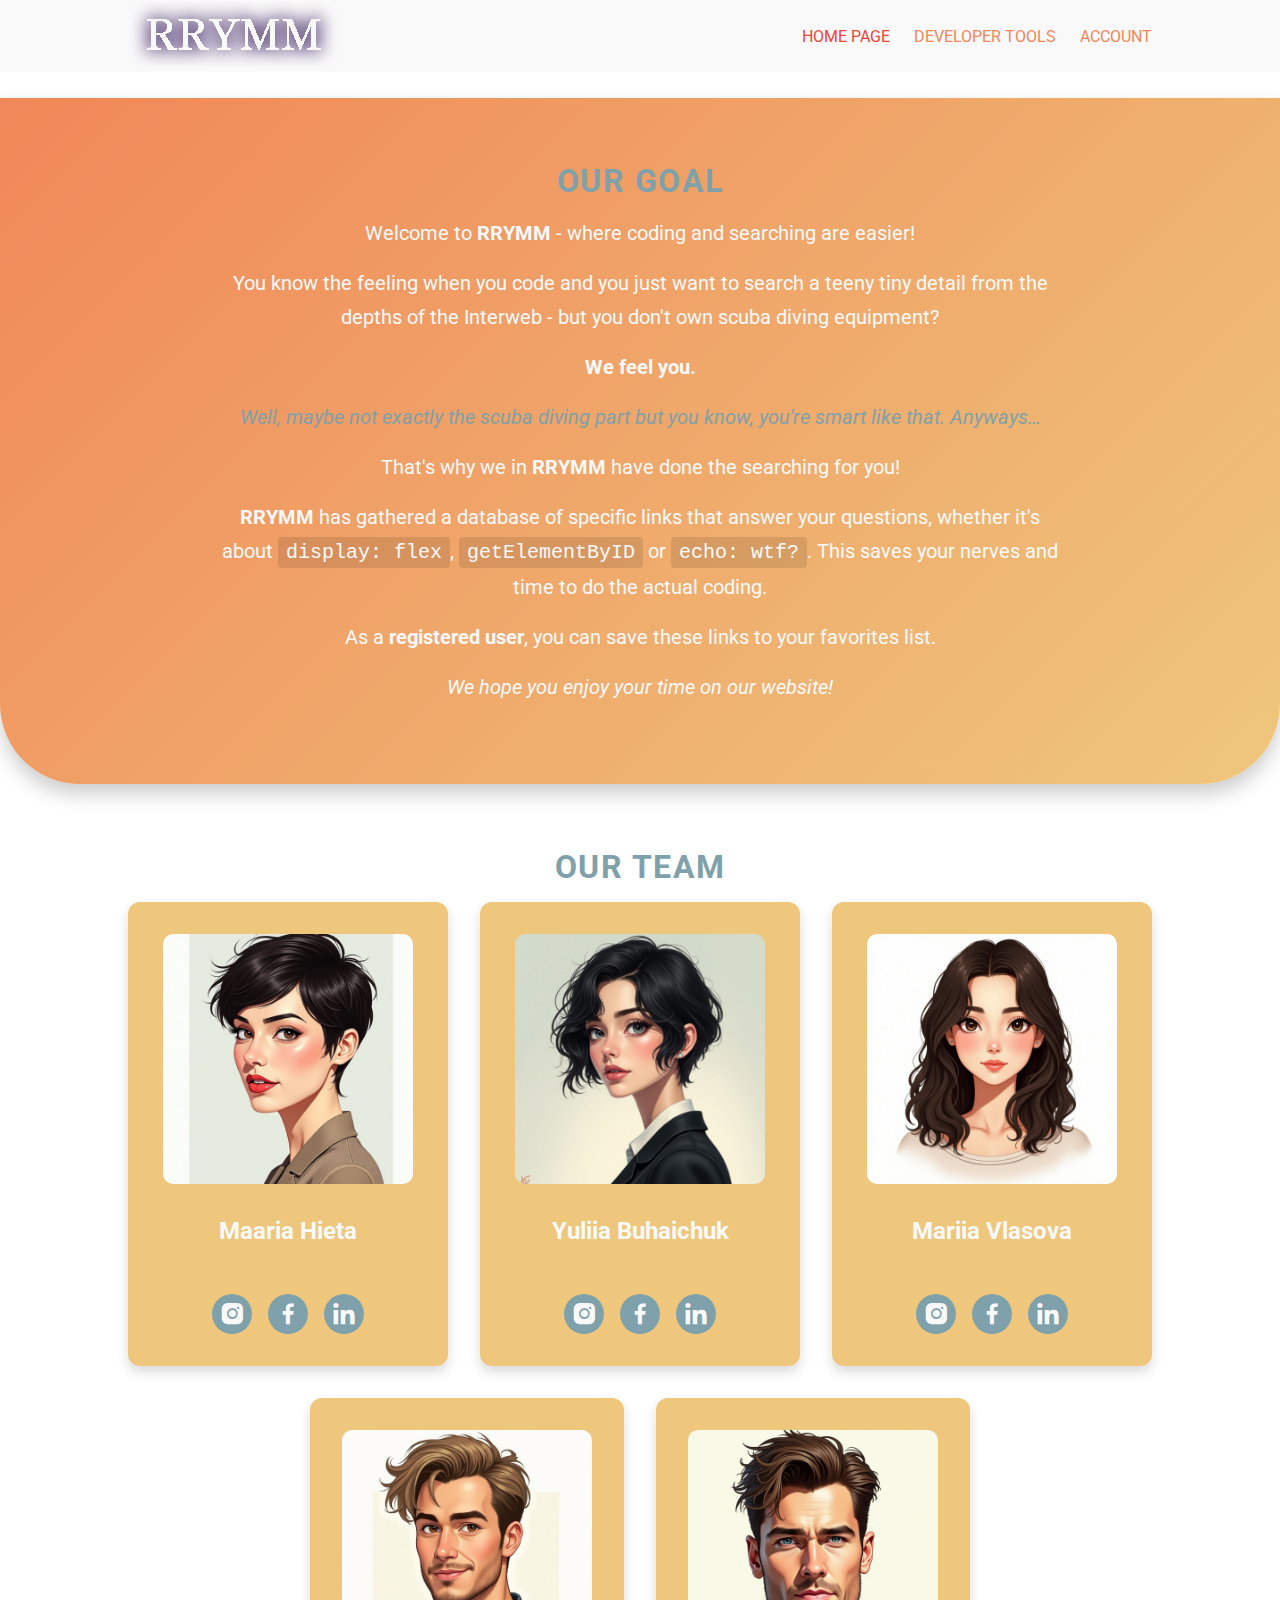
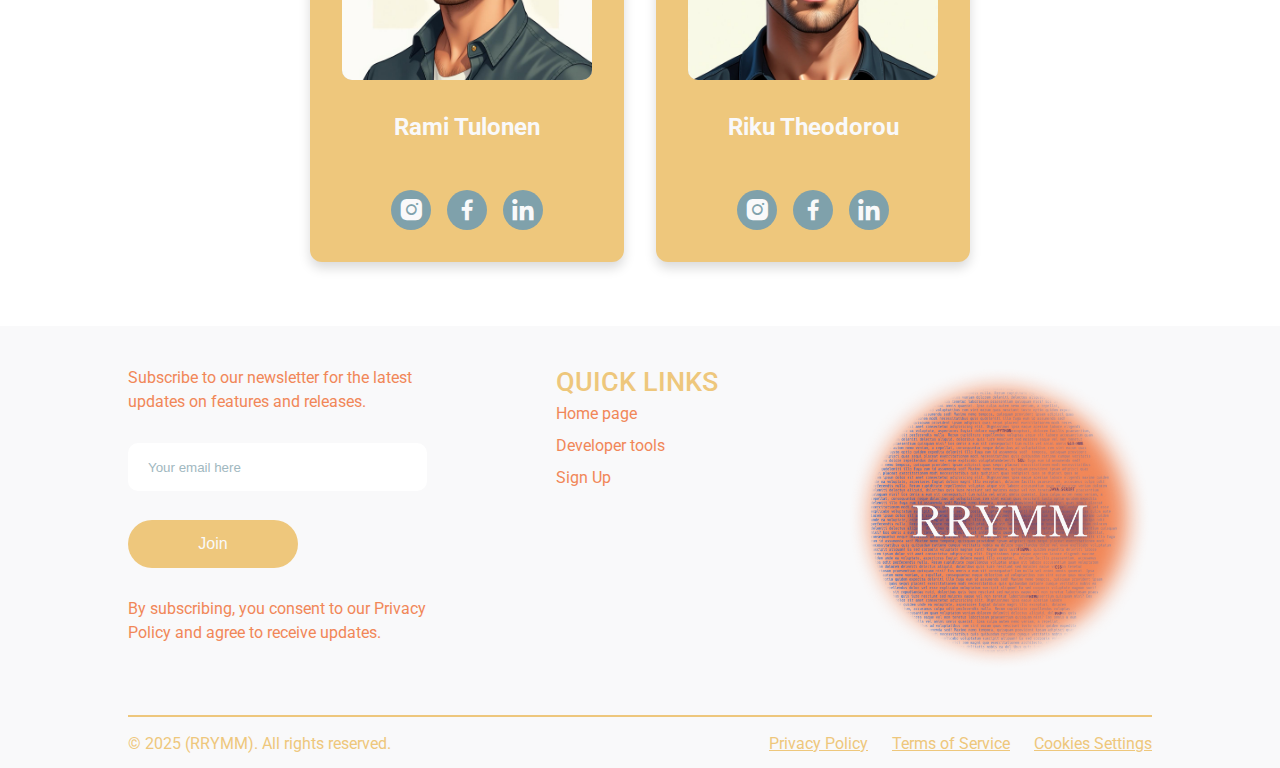
<file: index.html>
<!DOCTYPE html>
<html lang="en">

<head>
  <meta charset="UTF-8" />
  <meta name="viewport" content="width=device-width, initial-scale=1.0" />
  <title>Home page</title>
  <link rel="preconnect" href="https://fonts.googleapis.com" />
  <link rel="preconnect" href="https://fonts.gstatic.com" crossorigin />
  <link href="https://fonts.googleapis.com/css2?family=Roboto:ital,wght@0,100..900;1,100..900&display=swap"
    rel="stylesheet" />
  <link rel="stylesheet" href="./styles/style.css" />
  <link rel="stylesheet" href="https://cdn.jsdelivr.net/npm/swiper@11/swiper-bundle.min.css" />
  <link href="https://unpkg.com/boxicons@2.1.4/css/boxicons.min.css" rel="stylesheet"/>
</head>

<body>
  <div id="root">
    <!-- HEADER -->
    <!-- <header id="main-header"></header> -->
    <header class="header-wrap container">
      <div>
        <a href="index.html">
          <img src="./images/logo-header.svg" alt="logo" class="logo-svg" />
        </a>
      </div>
      <nav class="nav" id="nav">
        <button class="hamburger" id="hamburger">
          <img src="./images/hamburger-icon.svg" alt="menu" height="48" id="hamburger-icon">
        </button>
        <ul class="nav-list" id="nav-list">
          <li>
            <a href="index.html" class="active-link">Home page</a>
          </li>
          <li>
            <a href="developer-tools.html">Developer tools</a>
          </li>
          <li>
            <a href="account.html">Account</a>
          </li>
        </ul>
      </nav>
    </header>

    <!-- ABOUT US -->
    <section class="our-goal">
      <h1 class="section-title">Our Goal</h1>
      <div class="goal-content">
          <p>Welcome to <strong>RRYMM</strong> - where coding and searching are easier!</p>
          
          <p>You know the feeling when you code and you just want to search a teeny tiny detail from the depths of the Interweb - but you don't own scuba diving equipment?</p>
          
          <p><strong>We feel you.</strong></p>
          
          <p class="txt-joke">Well, maybe not exactly the scuba diving part but you know, you're smart like that. Anyways…</p>
          
          <p>That's why we in <strong>RRYMM</strong> have done the searching for you!</p>
          
          <p><strong>RRYMM</strong> has gathered a database of specific links that answer your questions, whether it's about <code>display: flex</code>, <code>getElementByID</code> or <code>echo: wtf?</code>. This saves your nerves and time to do the actual coding.</p>
          
          <p>As a <strong>registered user</strong>, you can save these links to your favorites list.</p>
          
          <p><em>We hope you enjoy your time on our website!</em></p>
      </div>
  </section>

    <section class="team-section container">
      <h2 class="section-title">Our Team</h2>
      <div class="team-container">
        <div class="team-row">
          <div class="team-member">
            <img src="./images/maaria.jpeg" alt="Maaria Hieta" class="member-photo">
            <h3>Maaria Hieta</h3>
            <div class="social-links">
              <a href="#"><i class="bx bxl-instagram-alt"></i></a>
              <a href="#"><i class="bx bxl-facebook"></i></a>
              <a href="#"><i class="bx bxl-linkedin"></i></a>
            </div>
          </div>
          <div class="team-member">
            <img src="./images/yuliia.jpeg" alt="Yuliia Buhaichuk" class="member-photo">
            <h3>Yuliia Buhaichuk</h3>
            <div class="social-links">
              <a href="#"><i class="bx bxl-instagram-alt"></i></a>
              <a href="#"><i class="bx bxl-facebook"></i></a>
              <a href="#"><i class="bx bxl-linkedin"></i></a>
            </div>
          </div>
          <div class="team-member">
            <img src="./images/mariia.jpeg" alt="Mariia Vlasova" class="member-photo">
            <h3>Mariia Vlasova</h3>
            <div class="social-links">
              <a href="#"><i class="bx bxl-instagram-alt"></i></a>
              <a href="#"><i class="bx bxl-facebook"></i></a>
              <a href="#"><i class="bx bxl-linkedin"></i></a>
            </div>
          </div>
        </div>

        <div class="team-row">
          <div class="team-member">
            <img src="./images/rami.jpeg" alt="Rami Tulonen" class="member-photo">
            <h3>Rami Tulonen</h3>
            <div class="social-links">
              <a href="#"><i class="bx bxl-instagram-alt"></i></a>
              <a href="#"><i class="bx bxl-facebook"></i></a>
              <a href="#"><i class="bx bxl-linkedin"></i></a>
            </div>
          </div>
          <div class="team-member">
            <img src="./images/riku.jpeg" alt="Riku Theodorou" class="member-photo">
            <h3>Riku Theodorou</h3>
            <div class="social-links">
              <a href="#"><i class="bx bxl-instagram-alt"></i></a>
              <a href="#"><i class="bx bxl-facebook"></i></a>
              <a href="#"><i class="bx bxl-linkedin"></i></a>
            </div>
          </div>
        </div>
      </div>
    </section>
    
  </div>
    
    <script src="./js/header.js"></script>
    <script src="./js/footer.js"></script>

</body>

</html>
</file>
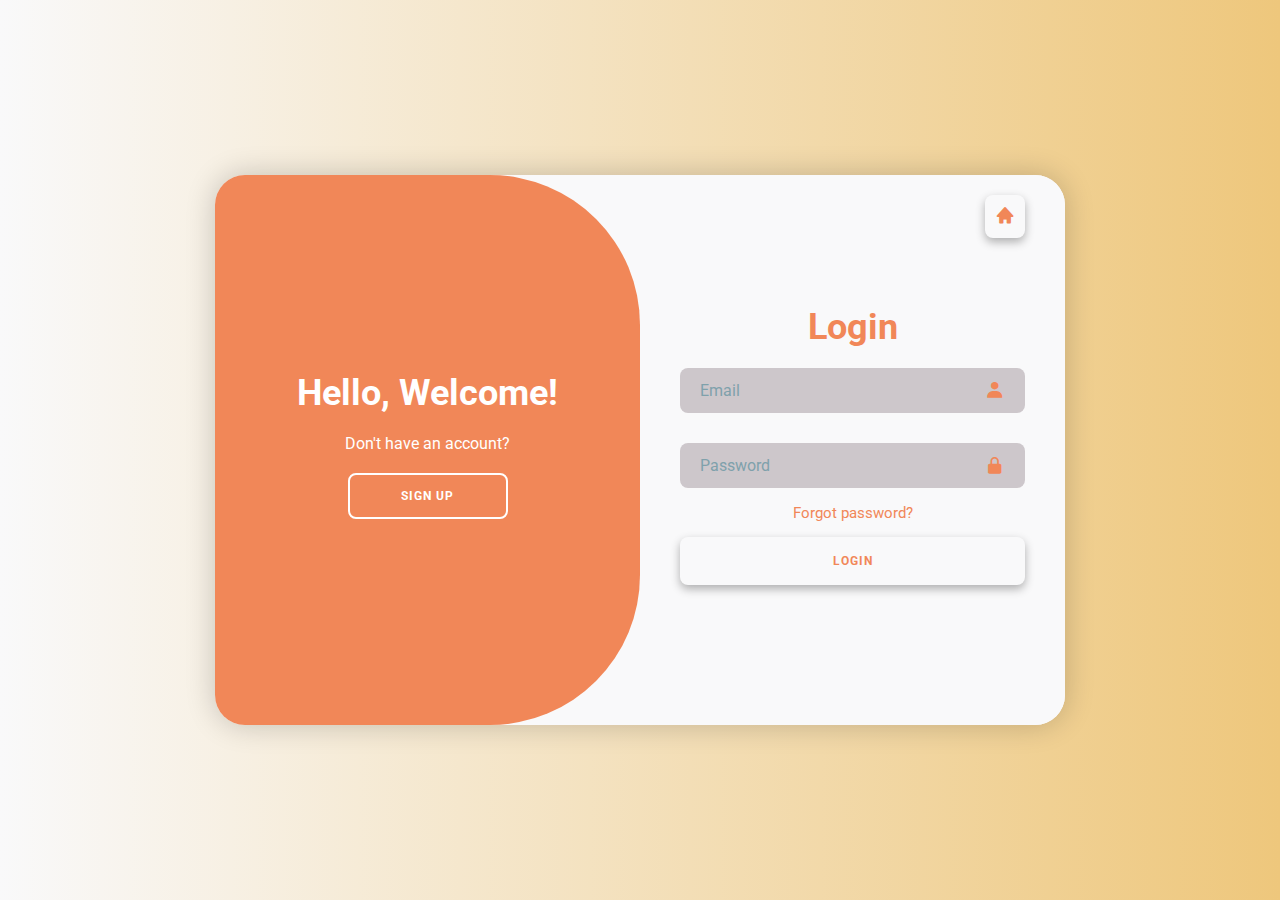
<file: account.html>
<!DOCTYPE html>
<html lang="en">
    <head>
        <meta charset="UTF-8">
        <meta name="viewport" content="width=device-width, initial-scale=1.0">
        <title>RRYMM - LOGIN</title>
        <link rel="preconnect" href="https://fonts.googleapis.com" />
        <link rel="preconnect" href="https://fonts.gstatic.com" crossorigin />
        <link href="https://fonts.googleapis.com/css2?family=Roboto:ital,wght@0,100..900;1,100..900&display=swap"
        rel="stylesheet"/>
        <link href="https://unpkg.com/boxicons@2.1.4/css/boxicons.min.css" rel="stylesheet">
        <link rel="stylesheet" href="styles/styleaccount.css">
        
    </head>

    <body>

        <div class="container">
            <div class="form-box login">
                <form action="">
                    <h1>Login</h1>
                    <div class="input-box">
                        <input type="email" placeholder="Email" required>
                        <i class="bx bxs-user"></i>
                    </div>
                    <div class="input-box">
                        <input type="password" placeholder="Password" required>
                        <i class="bx bxs-lock-alt"></i>
                    </div>

                    <div class="forgot-link">
                        <a href="reset_password.html">Forgot password?</a>
                    </div>
                    <button type="submit" class="btn">Login</button>
                    <div class="return">
                        <a href="index.html"><i class="bx bxs-home"></i></a>
                    </div>
                </form>
            </div>

            <div class="form-box register">
                <form action="">
                    <h1>Sign up</h1>
                    <div class="input-box">
                        <input type="text" placeholder="Username" required>
                        <i class="bx bxs-user"></i>
                    </div>
                    <div class="input-box">
                        <input type="email" placeholder="Email" required>
                        <i class="bx bxs-envelope"></i>
                    </div>
                    <div class="input-box">
                        <input type="password" placeholder="Password" required>
                        <i class="bx bxs-lock-alt"></i>
                    </div>
                    <button type="submit" class="btn">Sign up</button>
                    <div class="return">
                        <a href="index.html"><i class="bx bxs-home"></i></a>
                    </div>
                </form>
            </div>

            <div class="toggle-box">
                <div class="toggle-panel toggle-left">
                    <h1>Hello, Welcome!</h1>
                    <p>Don't have an account?</p>
                    <button class="btn register-btn">Sign up</button>
                </div>

                <div class="toggle-panel toggle-right">
                    <h1>Welcome Back!</h1>
                    <p>Already have an account?</p>
                    <button class="btn login-btn">Login</button>
                </div>
            </div>
        </div>
        

        <script src="js/script_account.js"></script>
    </body>
</html>
</file>
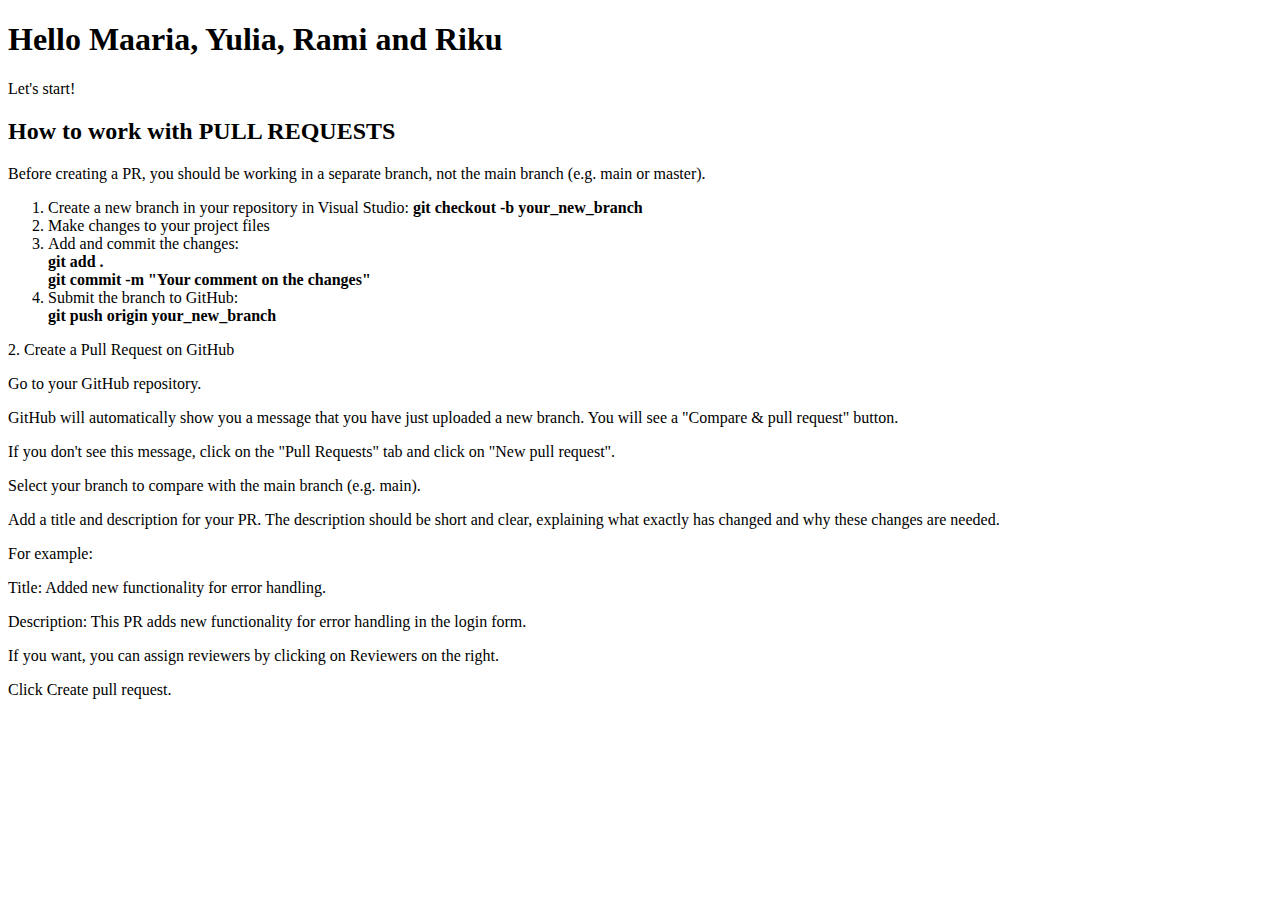
<file: instruction.html>
<!DOCTYPE html>
<html lang="en">
<head>
    <meta charset="UTF-8">
    <meta name="viewport" content="width=device-width, initial-scale=1.0">
    <title>Document</title>
</head>
<body>
    <h1>Hello Maaria, Yulia, Rami and Riku</h1>
    <p>Let's start!</p>
    <h2>How to work with PULL REQUESTS</h2>
    <p>Before creating a PR, you should be working in a separate branch, not the main branch (e.g. main or master).</p>
    <ol>
        <li>Create a new branch in your repository in Visual Studio: <b>git checkout -b your_new_branch</b></li>
        <li>Make changes to your project files</li>
        <li>Add and commit the changes: <br>
            <b>git add .</b> <br>
            <b>git commit -m "Your comment on the changes"</b>
        </li>
        <li>Submit the branch to GitHub: <br>
            <b>git push origin your_new_branch</b></li>
    </ol>

    <p>2. Create a Pull Request on GitHub</p>
        <p>Go to your GitHub repository.</p>
        <p>GitHub will automatically show you a message that you have just uploaded a new branch. You will see a "Compare & pull request" button.</p>
        <p>If you don't see this message, click on the "Pull Requests" tab and click on "New pull request".</p>
        <p>Select your branch to compare with the main branch (e.g. main).</p>
        <p>Add a title and description for your PR. The description should be short and clear, explaining what exactly has changed and why these changes are needed.</p>
        <p>For example:</p>        
        <p>Title: Added new functionality for error handling.</p>
        <p>Description: This PR adds new functionality for error handling in the login form.</p>
        <p>If you want, you can assign reviewers by clicking on Reviewers on the right.</p>
        <p>Click Create pull request.</p>
        
</body>
</html>
</file>
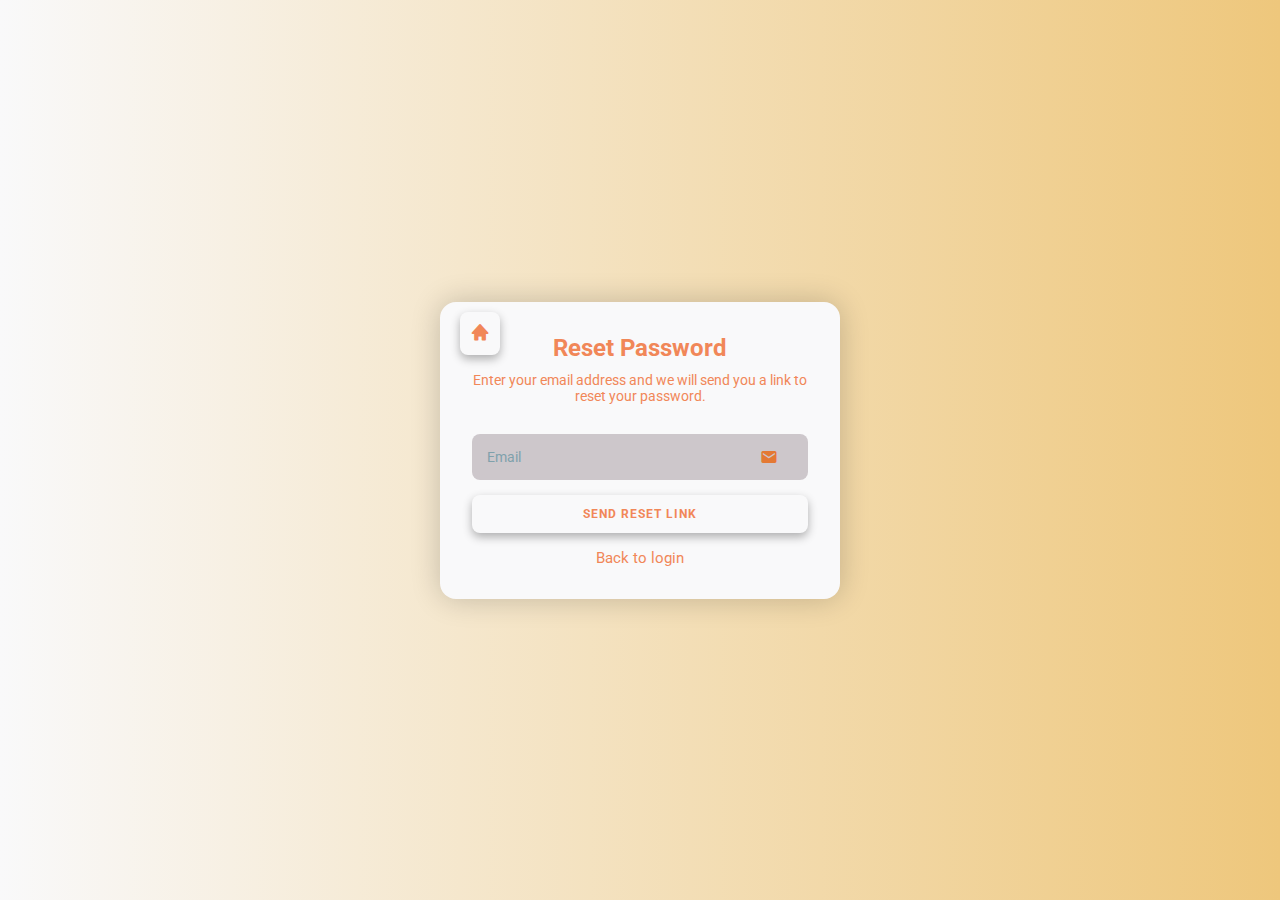
<file: reset_password.html>
<!DOCTYPE html>
<html lang="en">
<head>
    <meta charset="UTF-8">
    <meta name="viewport" content="width=device-width, initial-scale=1.0">
    <title>Reset Password</title>
    <link rel="preconnect" href="https://fonts.googleapis.com" />
    <link rel="preconnect" href="https://fonts.gstatic.com" crossorigin />
    <link href="https://fonts.googleapis.com/css2?family=Roboto:ital,wght@0,100..900;1,100..900&display=swap"
    rel="stylesheet"/>
    <link rel="stylesheet" href="styles/style.css">
    <link href="https://fonts.googleapis.com/css2?family=Monoton&display=swap" rel="stylesheet"/>
    <link href="https://unpkg.com/boxicons@2.1.4/css/boxicons.min.css" rel="stylesheet">
    <link rel="stylesheet" href="styles/styleaccount.css">
</head>

<body class="reset-page">
    <div class="reset-container">
            <form>
                <h1>Reset Password</h1>
                <p>Enter your email address and we will send you a link to reset your password.</p>
                <div class="input-box reset">
                    <input type="email" id="email" placeholder="Email" required>
                    <i class="bx bxs-envelope"></i>
                </div>
                <button type="submit" class="btn-reset">Send Reset Link</button>
                <div class="return">
                    <a href="index.html"><i class="bx bxs-home"></i></a>
                </div>

                <div class="back-login">
                    <a href="account.html">Back to login</a>
                </div>
            </form>
    </div>
</body>

</html>
</file>
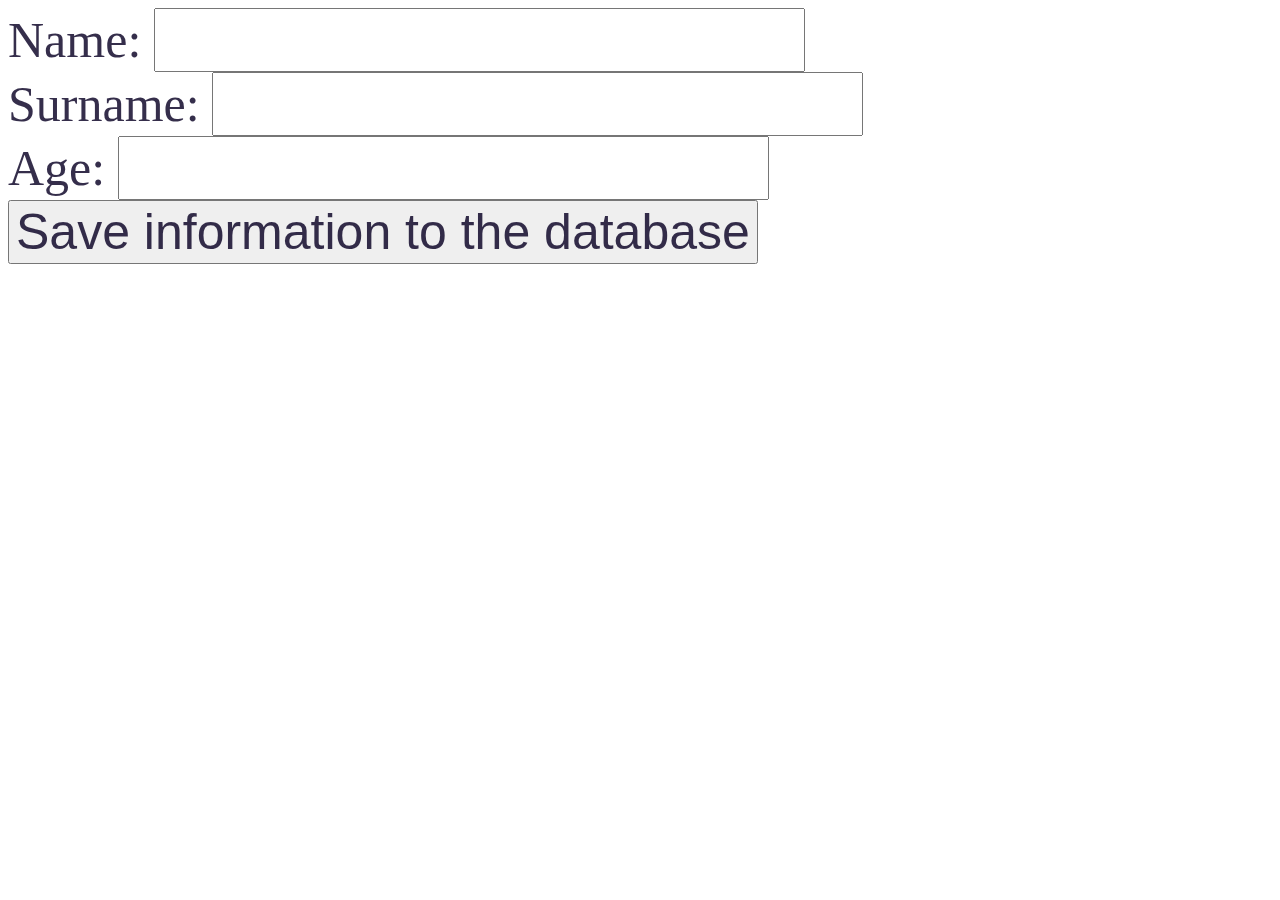
<file: demo 2/insert.html>
<!DOCTYPE html>
<html lang="en">
<head>
    <meta charset="UTF-8">
    <meta name="viewport" content="width=device-width, initial-scale=1.0">
    <title>Document</title>
    <link rel = "stylesheet" href = "insert.css">
</head>
<body>
    <div class = "data">
        <form method = "POST" action = "insert.php" onsubmit = "submitForm(event)">
            <div>
                <label for = "name">Name:</label>
                <input type = "text" id = "name" name = "name" class = "texts" required>
            </div>
            <div>
                <label for = "surname">Surname:</label>
                <input type = "text" id = "surname" name = "surname" class = "texts" required>
            </div>
            <div>
                <label for = "age">Age:</label>
                <input type = "text" id = "age" name = "age" class = "texts" required>
            </div>
            <div>
                <input type = "submit" value = "Save information to the database">
            </div>
        </form>
        <label id = "information"></label>
    </div>
    <script src = "insert.js"></script>
</body>
</html>
</file>
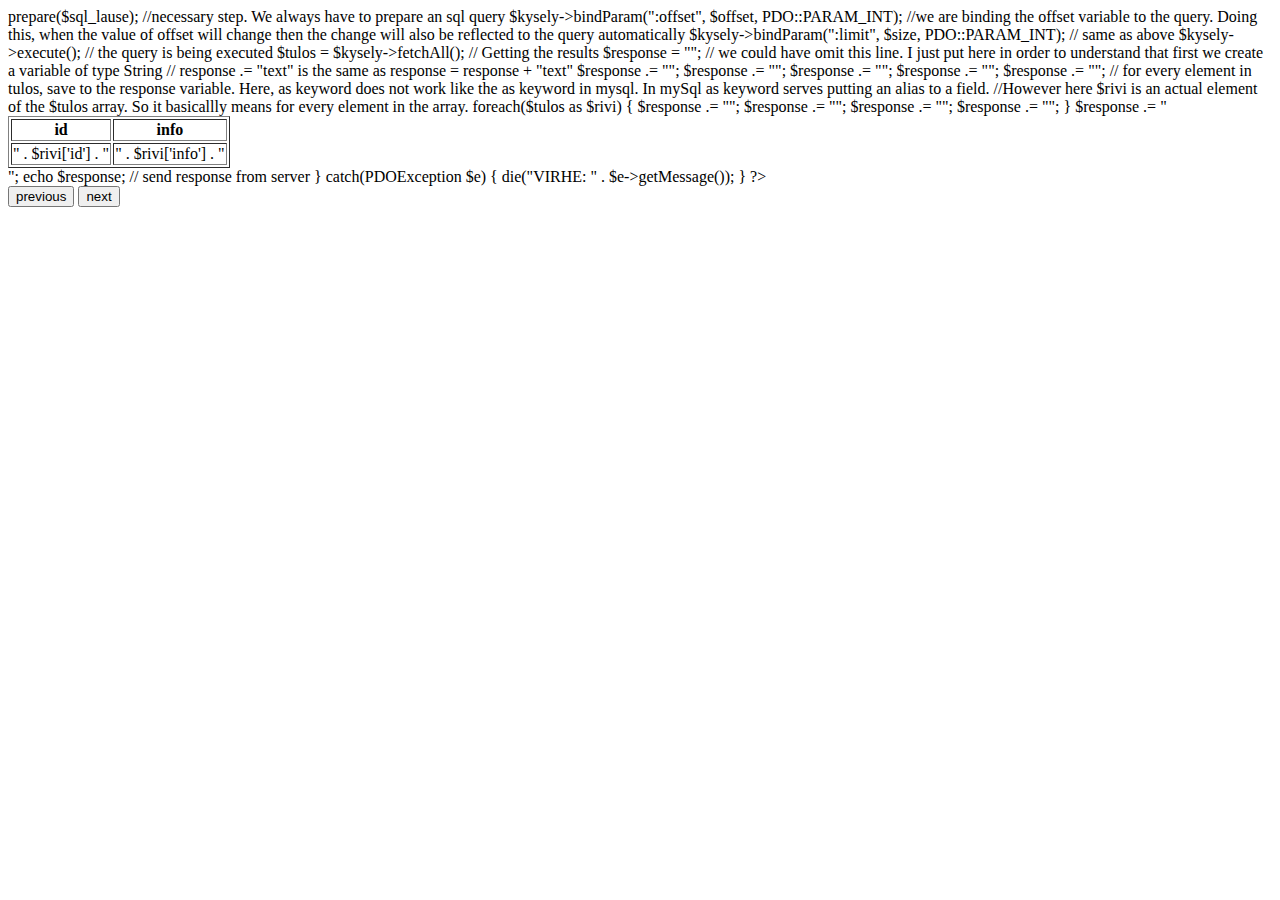
<file: demo/display.html>
<!DOCTYPE html>
<html lang="en">
<head>
    <meta charset="UTF-8">
    <meta name="viewport" content="width=device-width, initial-scale=1.0">
    <title>Document</title>
</head>
<body>
    <div id = "tableContainer">
        <!-- Table is dynamically generated -->
    </div>
    <input type = "button" id = "previousButton" value = "previous">
    <input type = "button" id = "nextButton" value = "next">
    <script src = "display.js"></script>
</body>
</html>
</file>
<file: styles/style.css>
/* COLOR SCHEME */
:root{
    --light-shade: rgb(249,249,250);
    --light-accent: rgb(205,199,203);
    --info-color: rgb(238,199,124);
    --dark-accent: rgb(127,161,171);
    --dark-shade: rgb(241,135,88);
    --active-color: rgb(244,67,54);
    --default-bcg: rgb(255,255,255);
    --default-text-color: rgb(0,0,0);
    --padding-xl: 13.75rem;
    --padding-lg: 8rem;
    --padding-md: 6rem;
    --padding-sm: 4rem;
    --padding-xs: 4.5rem;
    --padding-xxs: 2rem;
    --main-font: "Roboto", serif;
}

* {
    margin: 0;
    padding: 0;
}

body {
    font-family: var(--main-font);
    font-optical-sizing: auto;
    font-weight: 400;
    font-style: normal;
    font-variation-settings: "wdth" 100;
}

.container {
    padding-left: var(--padding-xl);
    padding-right: var(--padding-xl);
}

a {
    cursor: pointer;
    color: var(--dark-shade);
    text-decoration: none;
}


/* HEADER section */

.header-wrap {
    height: 4.5rem;
    display: flex;
    justify-content: space-between;
    align-items: center;
    background-color: var(--light-shade);
    position: fixed;
    top: 0;
    z-index: 2;
    width: calc(100% - var(--padding-xl)*2);
}

.logo-svg {
    width: 13.24rem;
}
.nav{
    display: flex;
    flex-wrap: wrap;
    align-items:center;
    justify-content: space-between;
}
.nav-list {
    display: flex;
    flex-direction: row;
    gap: 1.5rem;
    text-transform: uppercase;
}
.hamburger{
    background-color: transparent;
    border: none;
    height: 3.056rem;
    cursor: pointer;
    display: none;
}

a:hover {
    color: var(--active-color);
}

.active-link{
    color: var(--active-color);
}

ul {
    list-style: none;
}

/* ABOUT US PAGE */

.our-goal {
    margin-top: 98px;
    text-align: center;
    padding: 64px 32px;
    background: linear-gradient(135deg, #f18758, #eec77c);
    color: var(--light-shade);
    border-radius: 0 0 80px 80px;
    box-shadow: 0px 10px 20px rgba(0, 0, 0, 0.2);
    display: flex;
    flex-direction: column;
    align-items: center;
    justify-content: center;
}

.goal-content {
    max-width: 850px;
    font-size: 20px;
    line-height: 1.7;
    text-align: center;
    color: var(--light-shade);
}

.goal-content p {
    margin-bottom: 16px;
}

.goal-content strong {
    font-weight: 700;
}

.goal-content em {
    font-style: italic;
}

.goal-content code {
    background: rgba(0, 0, 0, 0.1);
    padding: 4px 8px;
    border-radius: 4px;
    font-family: monospace;
}

.txt-joke {
    font-style: italic;
    color: var(--dark-accent);
}


.section-title {
    font-size: 32px;
    font-weight: 700;
    color: var(--dark-accent);
    text-transform: uppercase;
    letter-spacing: 1.5px;
    margin-bottom: 16px;
}

.team-section {
    text-align: center;
    padding: 64px 0;
}

h3 {
    color: var(--light-shade);
}

.team-container {
    display: flex;
    flex-direction: column;
    align-items: center;
    gap: 32px;
    width: 100%;
}

.team-row {
    display: flex;
    justify-content: center;
    gap: 32px;
    width: 100%;
    flex-wrap: nowrap;
}

.team-row:first-child {
    justify-content: space-between;
    max-width: 1024px;
}

.team-row:last-child {
    justify-content: center;
    max-width: 640px;
}

.team-member {
    background-color: var(--info-color);
    padding: 32px;
    border-radius: 12px;
    box-shadow: 0 6px 12px rgba(0, 0, 0, 0.15);
    text-align: center;
    width: 320px;
    height: 400px;
    display: flex;
    flex-direction: column;
    align-items: center;
    justify-content: space-between;
}

.member-photo {
    width: 250px;
    height: 250px;
    object-fit: cover;
    background-color: var(--light-accent);
    border-radius: 10px;
    margin-bottom: 16px;
}

.team-member h3 {
    font-size: 24px;
    margin-bottom: 16px;
}

.social-links {
    display: flex;
    justify-content: center;
    gap: 16px;
    margin-top: 16px;
}

.social-links a {
    display: flex;
    align-items: center;
    justify-content: center;
    width: 40px;
    height: 40px;
    background-color: var(--dark-accent);
    border-radius: 50%;
    transition: transform 0.3s, background-color 0.3s;
    font-size: 28px;
}

.social-links a:hover {
    transform: scale(1.1);
    background-color: var(--dark-shade);
}

.social-links a i {
    color: var(--light-shade);
}

@media screen and (max-width: 650px) {
    .our-goal {
        margin-top: 80px;
        padding: 32px 16px;
        border-radius: 0 0 30px 30px;
    }

    .goal-content {
        font-size: 16px;
        line-height: 1.6;
        max-width: 100%;
        padding: 0 12px;
    }

    
    .section-title {
        font-size: 22px;
        margin-top: 16px;
        margin-bottom: 12px;
    }

    .team-container {
        display: flex;
        flex-direction: column;
        align-items: center;
        gap: 24px;
        width: 100%;
    }

    .team-row {
        display: flex;
        flex-direction: column;
        align-items: center;
        gap: 20px;
        width: 100%;
    }

    .team-member {
        width: 90%;
        max-width: 360px;
        height: auto;
        padding: 24px;
        border-radius: 16px;
        text-align: center;
        background-color: var(--info-color);
        box-shadow: 0 4px 8px rgba(0, 0, 0, 0.1);
        display: flex;
        flex-direction: column;
        align-items: center;
    }

    .member-photo {
        width: 100%;
        max-width: 320px;
        height: auto;
        border-radius: 12px;
        object-fit: cover;
    }

    .team-member h3 {
        font-size: 20px;
        margin: 14px 0;
    }

    .social-links {
        display: flex;
        justify-content: center;
        gap: 12px;
        margin-top: 8px;
    }

    .social-links a {
        width: 36px;
        height: 36px;
        display: flex;
        align-items: center;
        justify-content: center;
        background-color: var(--dark-accent);
        border-radius: 50%;
        transition: transform 0.3s, background-color 0.3s;
        font-size: 20px;
    }

}

/* FOOTER */

.temp-about-us{
    height: 400px;
    /* width: 100%; */
    margin-top: 4.5rem;
    padding-left: var(--padding-xl);
    padding-right: var(--padding-xl);
}

footer {
    width: calc(100% - var(--padding-xl)*2);
    padding-top: 2.5rem;
    background-color: var(--light-shade);
    display: flex;
    flex-direction: column;
    padding-left: var(--padding-xl);
    padding-right: var(--padding-xl);
}

.footer-top {
    display: flex;
    flex-direction: row;
    justify-content: space-between;
}


/* Footer LEFT section */

.footer-left {
    display: flex;
    flex-direction: column;
    row-gap: 1.813rem;
    max-width: 18.7rem;
}

.footer-text {
    font-family: var(--main-font);
    font-weight: 400;
    font-size: 1rem;
    line-height: 1.5rem;
    color: var(--dark-shade);
    height: 3rem;
}

.input-email {
    height: 3rem;
    border: var(--light-accent);
    border-radius: 0.625rem;
    cursor: pointer;
    padding-left: 1.25rem;
    outline-style: none;
}
.input-email::placeholder{
    color: var(--dark-accent);
    opacity: 0.75;
}
.input-email:focus-within {
    box-shadow: 0 0 8px var(--dark-accent);
}

.btn-yellow {
    width: 10.62rem;
    height: 3rem;
    background-color: var(--info-color);
    border-radius: 1.88rem;
    border: none;
    color: var(--light-shade);
    font-size: 1rem;
    transition: box-shadow 0.4s ease, color 0.4s ease;
    cursor: pointer;
}
.btn-yellow:hover{
    box-shadow: 0.053rem 0.053rem 0.2rem rgb(0, 0, 0, 0.25),
    -0.053rem -0.053rem 0.2rem rgb(0, 0, 0, 0.25);
}

/* Footer MIDDLE */

.footer-mid {
    display: flex;
    flex-direction: column;
}

.footer-h3 {
    font-family: var(--main-font);
    font-weight: 500;
    font-size: 1.69rem;
    color: var(--info-color);
    text-transform: uppercase;
}

.footer-nav {
    list-style-type: none;
    row-gap: 0.625rem;
}

.footer-nav-link {
    font-family: var(--main-font);
    color: var(--dark-shade);
    font-size: 1rem;
    line-height: 2rem;
}

.footer-nav-link:hover {
    font-family: var(--main-font);
    color: var(--active-color);
    font-size: 1rem;
    line-height: 2rem;
}

/* Footer RIGHT */


/* Footer LINE */

.horizontal-line {
    border: solid 0.063rem;
    color: var(--info-color);
    /* margin-left: 3.969rem;
    margin-right: 3.969rem; */
    margin-top: 2.5rem;
}

/* Footer BOTTOM */

.footer-btm {
    display: flex;
    flex-direction: row;
    justify-content: space-between;
    color: var(--info-color);
    padding-top: 1.063rem;
    padding-bottom: 1.063rem;
}

.footer-btm-nav {
    display: flex;
    flex-direction: row;
    gap: 1.5rem;
}

.footer-btm-link {
    color: var(--info-color);
    text-decoration: underline;
}


/* RESPONSIVE DESIGN HEADER*/

@media screen and (min-width: 1600px) {
    nav a{
        font-size: 1.25rem;
    }
}

@media screen and (max-width: 1280px) {
    .header-wrap,
    footer{
        padding-left: var(--padding-lg);
        padding-right: var(--padding-lg); 
        width: calc(100% - var(--padding-lg)*2);
    }
}

@media screen and (max-width: 1200px) {
    .logo-svg{
        width: 12rem;
    }
    .footer-left {
        row-gap: 1.6rem;
        max-width: 15rem;
    }
    .footer-logo img{
        width: 280px;
    }
}

@media screen and (max-width: 1040px){
    .footer-mid{
        display: none;
    }
    .footer-left{
        max-width: 18.7rem;
    }
}

@media screen and (max-width: 900px) {
    .logo-svg{
        width: 10rem;
    }
    .footer-logo img{
        width: 250px;
    }
}

@media screen and (max-width: 800px) {
    .header-wrap,
    footer{
        padding-left: var(--padding-md);
        padding-right: var(--padding-md); 
        width: calc(100% - var(--padding-md)*2);
    }
}

@media screen and (max-width: 750px) {
    /* .header-wrap,
    footer{
        padding-left: var(--padding-sm);
        padding-right: var(--padding-sm); 
        width: calc(100% - var(--padding-sm)*2);
    } */
    .logo-svg{
        width: 8rem;
    }
    .nav-list{
        gap: 1rem;
        font-size: 0.75rem;
    }
    .footer-text,
    .footer-btm{
        font-size: 0.75rem;
    }
}

@media screen and (max-width: 610px) {
    .header-wrap,
    footer{
        padding-left: var(--padding-xs);
        padding-right: var(--padding-xs); 
        width: calc(100% - var(--padding-xs)*2);
    }
}

@media screen and (max-width: 540px) {
    .nav-list{
        display: none;
        flex-direction: column;
        width: 100%;;
    }
    .search-wrap.show{
        z-index: 1;
    }
    .nav-list.show{
        display: flex;
        width: 95%;
        font-size: 1.05rem;
        background-color: var(--light-accent);
        position: absolute;
        top: 4.5rem;
        right: 0;
        padding: 2rem 4.5rem 2rem 0;
        text-align: right;
        /* border: 1px solid red; */
        /* transition: all 3s; */
    }
    .hamburger{
        display: block;
    }
    .footer-top{
        flex-direction: column;
        align-items: center;
    }
    .footer-left{
        align-items: center;
    }
    .input-email{
        width: 100%;
    }
    .footer-btm{
        flex-direction: column-reverse;
        gap: 0.15rem;
        align-items: center;
    }
}

@media screen and (max-width: 480px) {
    .header-wrap,
    footer{
        padding-left: var(--padding-xxs);
        padding-right: var(--padding-xxs); 
        width: calc(100% - var(--padding-xxs)*2);
    }
    .nav-list.show{
        padding: 2rem 2rem;
    }
}
</file>
<file: styles/styleaccount.css>
:root{
    --light-shade: #f9f9fa;
    --light-accent: rgb(205,199,203);
    --info-color: #eec77c;
    --dark-accent: #7fa1ab;
    --dark-shade: rgb(241,135,88);
    --active-color: #f18758;
    --default-bcg: rgb(255,255,255);
    --default-text-color: rgb(0,0,0);
    --main-font: "Roboto", serif;
}

* {
    margin: 0;
    padding: 0;
    box-sizing: border-box;
    font-family: var(--main-font);
}

body {
    display: flex;
    justify-content: center;
    align-items: center;
    min-height: 100vh;
    background: linear-gradient(90deg,#f9f9fa, #eec77c)
}

.container {
    position: relative;
    width: 850px;
    height: 550px;
    background: var(--light-shade);
    border-radius: 30px;
    box-shadow: 0 0 30px rgb(0, 0, 0, .2);
    overflow: hidden;
}

.form-box {
    position: absolute;
    right: 0;
    width: 50%;
    height: 100%;
    display: flex;
    align-items: center;
    color: var(--active-color);
    text-align: center;
    padding: 40px;
    background: var(--light-shade);
    z-index: 1;
    transition: .6s ease-in-out 1.2s, visibility 0s 1s;
}

.container.active .form-box {
    right: 50%;
}

.form-box.register {
    visibility: hidden;
}

.container.active .form-box.register {
    visibility: visible;
}

form {
    width: 100%;
}

.container h1 {
    font-size: 36px;
    margin: -10px 0;
}

.input-box {
    position: relative;
    margin: 30px 0;
}

.input-box input {
    width: 100%;
    padding: 13px 50px 13px 20px;
    background: var(--light-accent);
    border-radius: 8px;
    border: none;
    outline: none;
    font-size: 16px;
    color: var(--dark-accent);
    font-weight: 500;
}

.input-box input::placeholder {
    color: var(--dark-accent);
    font-weight: 400;
}

.input-box i {
    position: absolute;
    right: 20px;
    top: 50%;
    transform: translateY(-50%);
    font-size: 20px;
    color: var(--active-color);
}

.forgot-link {
    margin: -15px 0 15px;
}

.forgot-link a {
    font-size: 15px;
    color: var(--active-color);
    text-decoration: none;
}

.return {
    position: absolute;
    top: 20px;
    left: 40px;
    padding: 10px;
    border: none;
    box-shadow: 0px 4px 10px rgba(0, 0, 0, 0.3);
    border-radius: 8px;
    text-decoration: none;
    z-index: 10;
    display: flex;
    justify-content: center;
    align-items: center;
    transition: all 0.6s ease;
}

.container .form-box.login .return {
    right: 40px;
    left: auto;
}

.container.active .form-box.register .return {
    left: 40px;
    right: auto;
}

.return i {
    color: var(--active-color);
    font-size: 20px;
}

.return:hover {
    background: var(--active-color);
    box-shadow: 0px 6px 15px rgba(0, 0, 0, 0.2);
}

.return:hover i {
    color: var(--light-shade);
}

.btn {
    width: 100%;
    height: 48px;
    border-radius: 8px;
    box-shadow: 0px 4px 10px rgba(0, 0, 0, 0.3);
    border: none;
    cursor: pointer;
    background: var(--light-shade);
    color: var(--active-color);
    font-size: 12px;
    font-weight: 700;
    padding: 12px 45px;
    letter-spacing: 1px;
    text-transform: uppercase;
}

.btn:hover {
    background: var(--active-color);
    color: var(--light-shade);
    box-shadow: 0px 6px 15px rgba(0, 0, 0, 0.2);
}

.toggle-box {
    position: absolute;
    width: 100%;
    height: 100%;
}

.toggle-box::before {
    content: "";
    position: absolute;
    left: -250%;
    width: 300%;
    height: 100%;
    background: var(--active-color);
    border-radius: 150px;
    z-index: 2;
    transition: 1.8s ease-in-out;
}

.container.active .toggle-box::before {
    left: 50%;
}

.toggle-panel {
    position: absolute;
    width: 50%;
    height: 100%;
    color: #fff;
    display: flex;
    flex-direction: column;
    justify-content: center;
    align-items: center;
    z-index: 2;
    transition: .6s ease-in-out;
}

.toggle-panel.toggle-left {
    left: 0;
    transition-delay: 1.2s;
}

.container.active .toggle-panel.toggle-left {
    left: -50%;
    transition-delay: .6s;
}

.toggle-panel.toggle-right {
    right: -50%;
    transition-delay: .6s;
}

.container.active .toggle-panel.toggle-right {
    right: 0;
    transition-delay: 1.2s;
}

.toggle-panel h1 {
    margin-bottom: 20px;
}

.toggle-panel p {
    margin-bottom: 20px;
}

.toggle-panel .btn {
    width: 160px;
    height: 46px;
    background: transparent;
    color: #fff;
    border: 2px solid #fff;
    box-shadow: none;
}

/*Reset password*/
body.reset-page {
    display: flex;
    justify-content: center;
    align-items: center;
    height: 100vh;
    background: linear-gradient(90deg,#f9f9fa, #eec77c);
    font-family: 'Roboto', sans-serif;
    margin: 0;
}

.reset-container {
    background: var(--light-shade);
    padding: 2rem;
    border-radius: 16px;
    box-shadow: 0 0 30px rgb(0, 0, 0, .2);
    max-width: 400px;
    width: 100%;
    text-align: center;
    position: relative;
    transition: max-width 0.3s ease-in-out, padding 0.3s ease-in-out;
}

.reset-container h1 {
    color: var(--dark-shade);
    font-size: 24px;
    margin-bottom: 10px;
}

.reset-container p {
    font-size: 14px;
    color: var(--dark-shade);
    margin-bottom: 20px;
}

.input-box.reset {
    position: relative;
    margin-bottom: 15px;
    display: flex;
    align-items: center;
    border: none;
    border-radius: 8px;
    padding: 5px;
    background: var(--light-accent);
}

.input-box.reset input {
    flex: 1;
    border: none;
    outline: none;
    padding: 10px;
    font-size: 14px;
    border-radius: 8px;
    background: var(--light-accent);
}

.input-box.reset i {
    padding: 0 10px;
    color: #e47934;
    font-size: 18px;
}

.btn-reset {
    width: 100%;
    background: #e47934;
    box-shadow: 0px 4px 10px rgba(0, 0, 0, 0.3);
    border: none;
    cursor: pointer;
    background: var(--light-shade);
    color: var(--active-color);
    padding: 12px;
    border-radius: 8px;
    font-size: 12px;
    font-weight: 700;
    letter-spacing: 1px;
    text-transform: uppercase;
}

.btn-reset:hover {
    background: var(--active-color);
    color: var(--light-shade);
    box-shadow: 0px 6px 15px rgba(0, 0, 0, 0.2);
}

.reset-container .return {
    position: absolute;
    top: 10px;
    left: 20px;
    padding: 10px;
    border: none;
    box-shadow: 0px 4px 10px rgba(0, 0, 0, 0.3);
    border-radius: 8px;
    text-decoration: none;
    z-index: 10;
    display: flex;
    justify-content: center;
    align-items: center;
    transition: all 0.6s ease;
}

.reset-container .return i {
    color: var(--active-color);
    font-size: 20px;
}

.reset-container .return:hover {
    background: var(--active-color);
    box-shadow: 0px 6px 15px rgba(0, 0, 0, 0.2);
}

.reset-container .return:hover i {
    color: var(--light-shade);
}

.back-login {
    margin-top: 15px;
}

.back-login a {
    font-size: 15px;
    color: var(--active-color);
    text-decoration: none;
}


@media screen and (max-width: 650px) {
    body {
        display: flex;
        justify-content: center;
        align-items: center;
        min-height: 100vh;
        padding: 20px;
    }

    .container {
        height: calc(100vh - 40px);
    }

    .form-box {
        bottom: 0;
        width: 100%;
        height: 70%;
    }

    .container.active .form-box {
        right: 0;
        bottom: 30%;
    }

    .toggle-box::before {
        left: 0;
        top: -270%;
        width: 100%;
        height: 300%;
        border-radius: 20vw;
    }

    .container.active .toggle-box::before {
        left: 0;
        top: 70%;
    }

    .toggle-panel{
        width: 100%;
        height: 30%;
    }

    .toggle-panel.toggle-left{
        top: 0;
    }

    .container.active .toggle-panel.toggle-left {
        left: 0;
        top: -30%;
    }

    .toggle-panel.toggle-right {
        right: 0;
        bottom: -30%;
    }

    .container.active .toggle-panel.toggle-right {
        bottom: 0;
    }

    /*Reset password*/

    .reset-container {
        padding: 1.5rem;
        max-width: 70%;
    }

    .reset-container h1 {
        font-size: 20px;
    }

    .reset-container p {
        font-size: 12px;
    }

    .input-box.reset input {
        font-size: 12px;
        padding: 8px;
    }

    .btn-reset {
        font-size: 10px;
        padding: 10px;
    }

    .reset-container .return {
        top: 5px;
        left: 10px;
        padding: 5px;
    }

    .reset-container .return i {
        font-size: 18px;
    }

}
</file>
<file: demo 2/insert.css>
.data * {
    font-size: 50px;
    color: rgba(10, 1, 36, 0.824);
}
</file>
